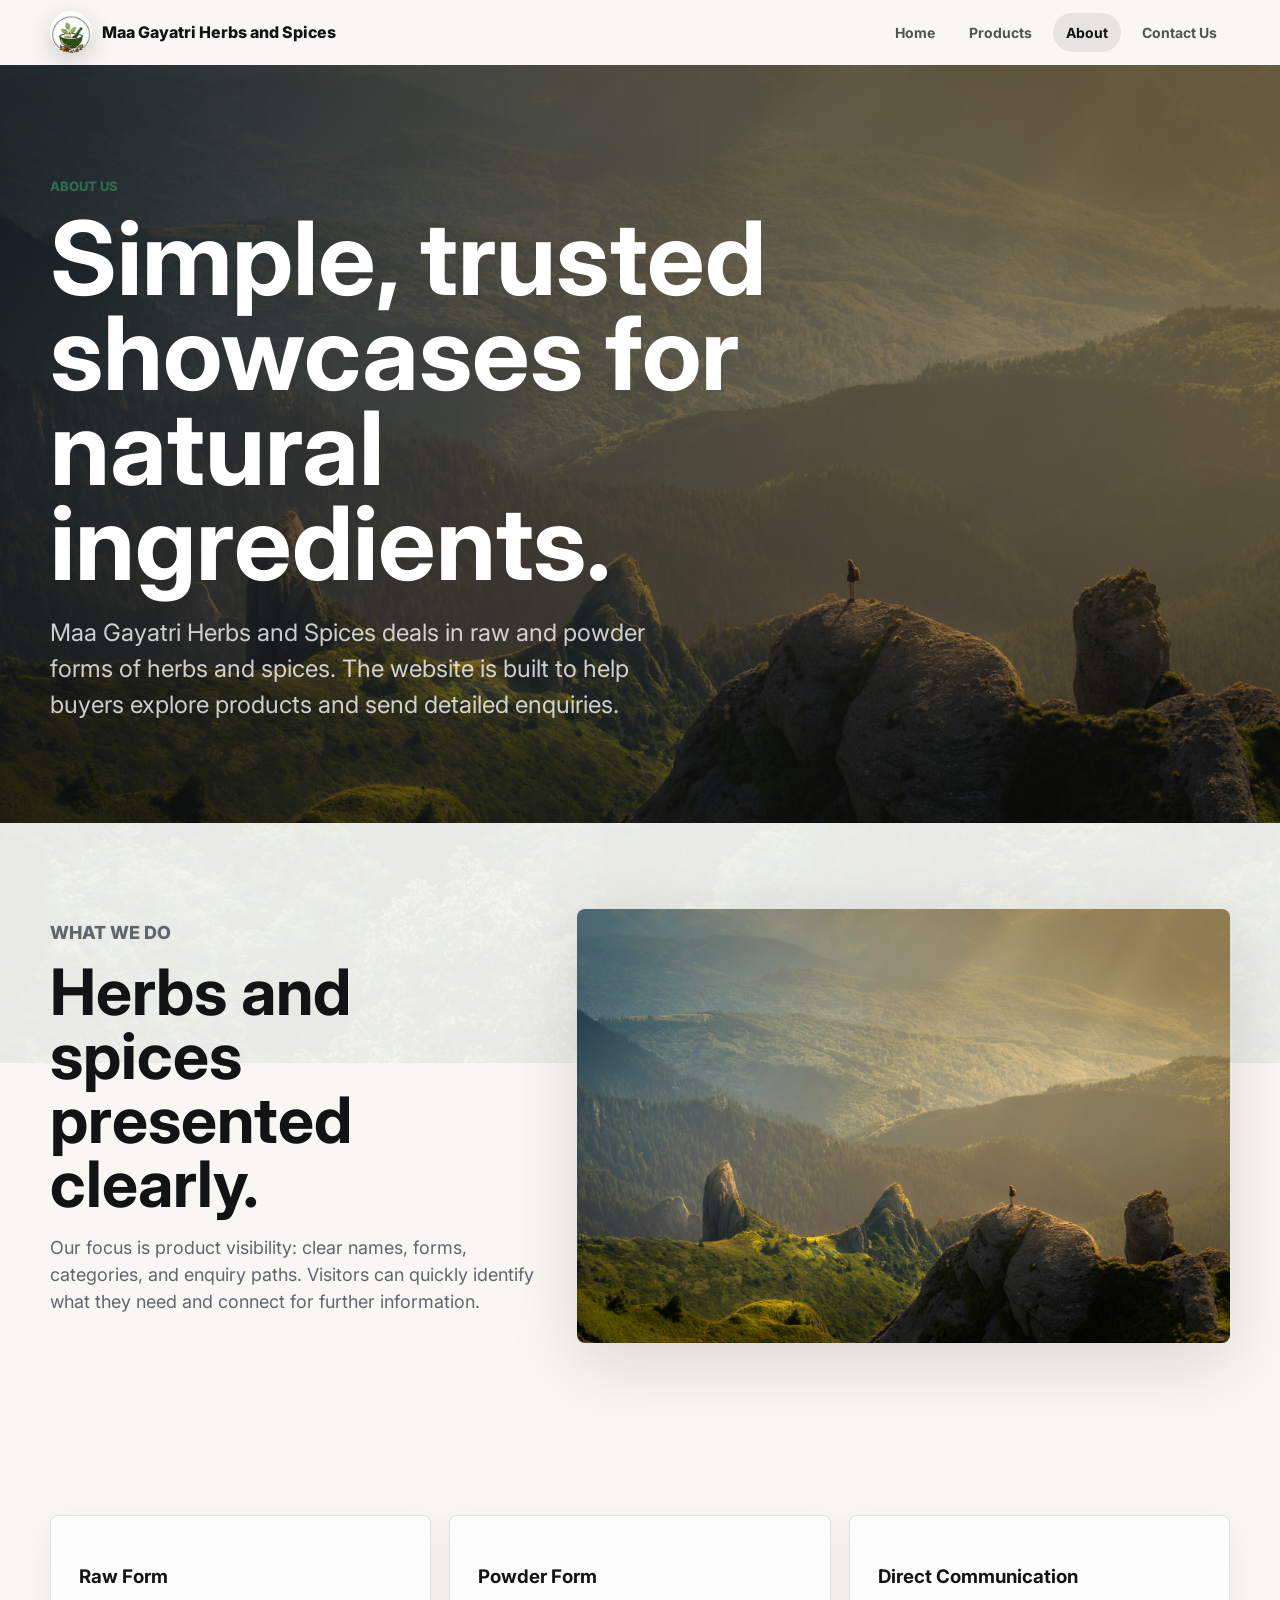
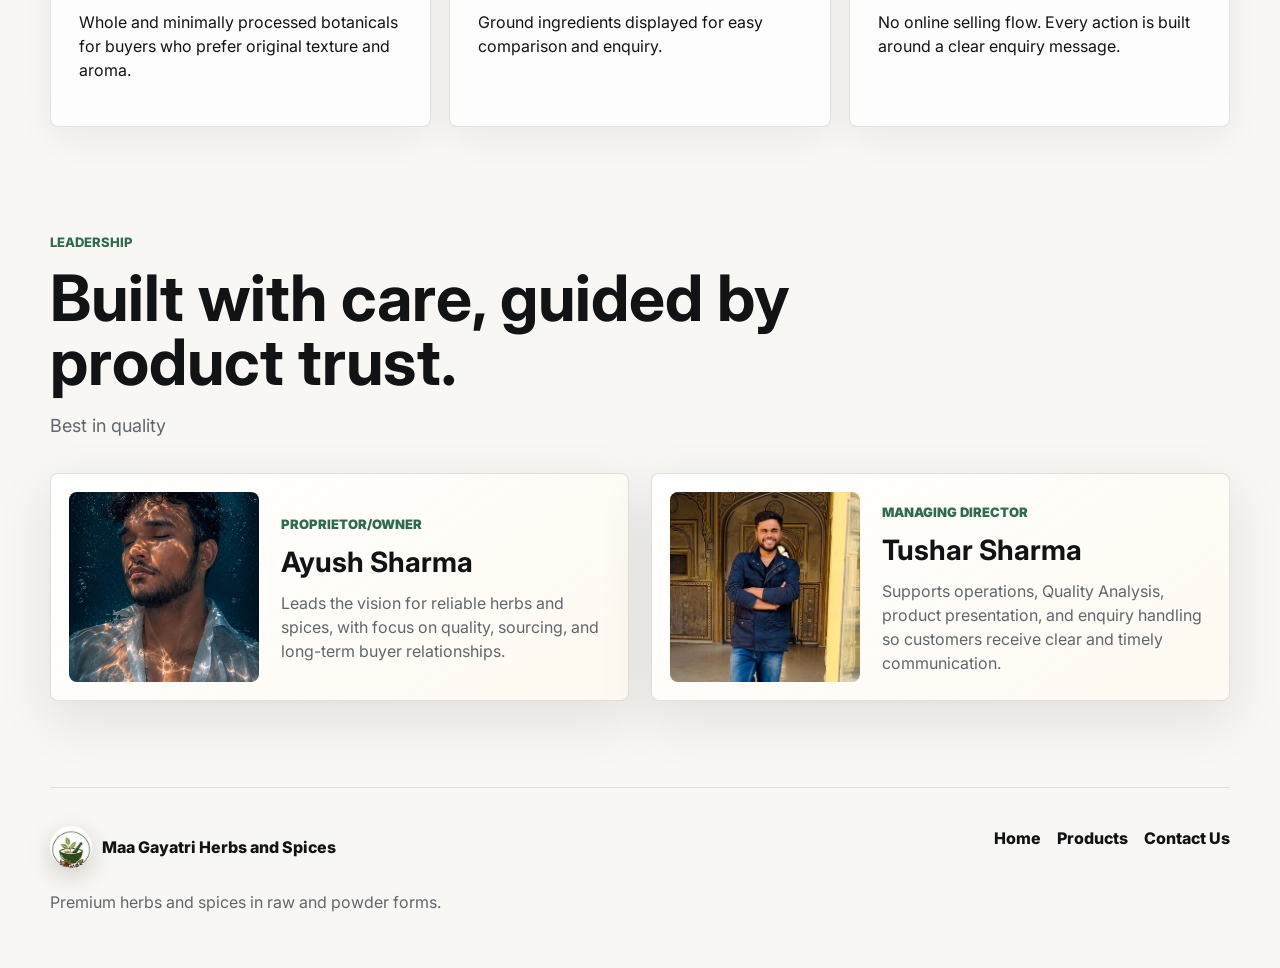
<file: about.html>
<!DOCTYPE html>
<html lang="en">
<head>
  <meta charset="UTF-8">
  <meta name="viewport" content="width=device-width, initial-scale=1.0">
  <title>About | Maa Gayatri Herbs and Spices</title>
  <link rel="preconnect" href="https://fonts.googleapis.com">
  <link rel="preconnect" href="https://fonts.gstatic.com" crossorigin>
  <link href="https://fonts.googleapis.com/css2?family=Inter:wght@400;500;600;700;800&display=swap" rel="stylesheet">
  <link rel="stylesheet" href="assets/css/styles.css">
  <link rel="icon" type="image/png" href="assets/images/Maa_Gayatri_Logo.png">
</head>
<body>
  <header class="site-header" data-header>
    <nav class="nav-shell" aria-label="Main navigation">
      <a class="brand" href="index.html"><img class="brand-logo" src="assets/images/Maa_Gayatri_Logo.png" alt="" aria-hidden="true"><span>Maa Gayatri Herbs and Spices</span></a>
      <button class="nav-toggle" type="button" data-nav-toggle aria-label="Open menu" aria-expanded="false"><span></span><span></span></button>
      <div class="nav-links" data-nav-menu>
        <a href="index.html">Home</a>
        <a href="products.html">Products</a>
        <a href="about.html" aria-current="page">About</a>
        <a href="contact.html">Contact Us</a>
      </div>
    </nav>
  </header>

  <main>
    <section class="page-hero about-hero image-page-hero reveal">
      <p class="eyebrow">About us</p>
      <h1>Simple, trusted showcases for natural ingredients.</h1>
      <p>Maa Gayatri Herbs and Spices deals in raw and powder forms of herbs and spices. The website is built to help buyers explore products and send detailed enquiries.</p>
    </section>

    <section class="section split-section">
      <div class="reveal">
        <p class="eyebrow">What we do</p>
        <h2>Herbs and spices presented clearly.</h2>
        <p>Our focus is product visibility: clear names, forms, categories, and enquiry paths. Visitors can quickly identify what they need and connect for further information.</p>
      </div>
      <div class="story-panel reveal">
        <img src="assets/images/nature-golden-valley.jpg" alt="Real golden mountain valley nature wallpaper">
      </div>
    </section>

    <section class="section values-section">
      <article class="value-block reveal">
        <h3>Raw Form</h3>
        <p>Whole and minimally processed botanicals for buyers who prefer original texture and aroma.</p>
      </article>
      <article class="value-block reveal">
        <h3>Powder Form</h3>
        <p>Ground ingredients displayed for easy comparison and enquiry.</p>
      </article>
      <article class="value-block reveal">
        <h3>Direct Communication</h3>
        <p>No online selling flow. Every action is built around a clear enquiry message.</p>
      </article>
    </section>

    <section class="section leadership-section">
      <div class="section-heading reveal">
        <p class="eyebrow">Leadership</p>
        <h2>Built with care, guided by product trust.</h2>
        <p>Best in quality</p>
      </div>
      <div class="leader-grid">
        <article class="leader-card reveal">
          <img src="assets/images/Ayush.jpeg" alt="Real turmeric and root photograph for Founder section">
          <div>
            <span>Proprietor/Owner</span>
            <h3>Ayush Sharma</h3>
            <p>Leads the vision for reliable herbs and spices, with focus on quality, sourcing, and long-term buyer relationships.</p>
          </div>
        </article>
        <article class="leader-card reveal">
          <img src="assets/images/Tushar.jpeg" alt="Real coriander seeds photograph for Co-Founder section">
          <div>
            <span>Managing Director</span>
            <h3>Tushar Sharma</h3>
            <p>Supports operations, Quality Analysis, product presentation, and enquiry handling so customers receive clear and timely communication.</p>
          </div>
        </article>
      </div>
    </section>
  </main>

  <footer class="footer">
    <div>
      <a class="brand footer-brand" href="index.html"><img class="brand-logo" src="assets/images/Maa_Gayatri_Logo.png" alt="" aria-hidden="true"><span>Maa Gayatri Herbs and Spices</span></a>
      <p>Premium herbs and spices in raw and powder forms.</p>
    </div>
    <div class="footer-links">
      <a href="index.html">Home</a>
      <a href="products.html">Products</a>
      <a href="contact.html">Contact Us</a>
    </div>
  </footer>

  <script src="assets/js/config.js"></script>
  <script src="assets/js/products-data.js"></script>
  <script src="assets/js/main.js"></script>
</body>
</html>
</file>
<file: assets/css/styles.css>
:root {
  --ink: #111315;
  --muted: #5f666d;
  --line: rgba(17, 19, 21, 0.12);
  --paper: #f8f7f3;
  --white: #ffffff;
  --leaf: #2f6b4f;
  --saffron: #d88b24;
  --chilli: #bb382f;
  --gold: #c7a35a;
  --shadow: 0 22px 70px rgba(17, 19, 21, 0.13);
  --radius: 8px;
}

* {
  box-sizing: border-box;
}

html {
  scroll-behavior: smooth;
}

body {
  margin: 0;
  background:
    linear-gradient(rgba(248, 247, 243, 0.92), rgba(248, 247, 243, 0.97)),
    url("../images/nature-misty-forest.jpg") center top / 1600px auto no-repeat,
    var(--paper);
  color: var(--ink);
  font-family: Inter, Arial, sans-serif;
  line-height: 1.5;
}

img {
  display: block;
  max-width: 100%;
}

a {
  color: inherit;
  text-decoration: none;
}

.site-header {
  position: sticky;
  top: 0;
  z-index: 20;
  backdrop-filter: blur(24px);
  background: rgba(248, 247, 243, 0.72);
  border-bottom: 1px solid transparent;
  transition: border-color 180ms ease, background 180ms ease;
}

.site-header.scrolled {
  background: rgba(248, 247, 243, 0.9);
  border-color: var(--line);
}

.nav-shell {
  width: min(1180px, calc(100% - 32px));
  height: 64px;
  margin: 0 auto;
  display: flex;
  align-items: center;
  justify-content: space-between;
}

.brand {
  display: inline-flex;
  align-items: center;
  gap: 10px;
  font-weight: 800;
  letter-spacing: 0;
}

.brand-logo {
  width: 42px;
  height: 42px;
  border-radius: 50%;
  box-shadow: 0 8px 24px rgba(17, 19, 21, 0.18);
}

.nav-links {
  display: flex;
  align-items: center;
  gap: 8px;
}

.nav-links a {
  padding: 9px 13px;
  color: rgba(17, 19, 21, 0.72);
  font-size: 14px;
  font-weight: 700;
  border-radius: 999px;
}

.nav-links a:hover,
.nav-links a[aria-current="page"] {
  background: rgba(17, 19, 21, 0.08);
  color: var(--ink);
}

.nav-toggle {
  display: none;
  width: 42px;
  height: 42px;
  border: 0;
  background: transparent;
  cursor: pointer;
}

.nav-toggle span {
  display: block;
  width: 22px;
  height: 2px;
  margin: 5px auto;
  background: var(--ink);
}

.hero {
  width: min(1180px, calc(100% - 32px));
  min-height: calc(100vh - 64px);
  margin: 0 auto;
  display: grid;
  grid-template-columns: minmax(0, 0.95fr) minmax(320px, 1.05fr);
  gap: 48px;
  align-items: center;
  padding: 70px 0 56px;
}

.image-hero {
  width: 100%;
  min-height: calc(100vh - 64px);
  padding-inline: max(16px, calc((100% - 1180px) / 2));
  background:
    linear-gradient(90deg, rgba(248, 247, 243, 0.97), rgba(248, 247, 243, 0.76)),
    url("../images/nature-forest-road.jpg") center / cover no-repeat;
}

.hero-copy h1,
.page-hero h1 {
  margin: 0;
  max-width: 780px;
  font-size: clamp(48px, 8vw, 104px);
  line-height: 0.93;
  letter-spacing: 0;
}

.hero-copy p:not(.eyebrow),
.page-hero p:not(.eyebrow) {
  max-width: 650px;
  color: var(--muted);
  font-size: clamp(18px, 2vw, 24px);
}

.eyebrow {
  margin: 0 0 14px;
  color: var(--leaf);
  font-size: 13px;
  font-weight: 800;
  text-transform: uppercase;
}

.hero-actions {
  display: flex;
  flex-wrap: wrap;
  gap: 12px;
  margin-top: 30px;
}

.button {
  display: inline-flex;
  align-items: center;
  justify-content: center;
  min-height: 46px;
  padding: 0 20px;
  border: 1px solid var(--line);
  border-radius: 999px;
  font-weight: 800;
  cursor: pointer;
}

.button.primary {
  background: var(--ink);
  color: var(--white);
  border-color: var(--ink);
}

.button.secondary {
  background: rgba(255, 255, 255, 0.62);
}

.hero-visual {
  position: relative;
  border-radius: 8px;
  background:
    radial-gradient(circle at 30% 20%, rgba(216, 139, 36, 0.22), transparent 36%),
    radial-gradient(circle at 78% 72%, rgba(47, 107, 79, 0.22), transparent 34%),
    #ffffff;
  box-shadow: var(--shadow);
  overflow: hidden;
  transform: perspective(900px) rotateY(-5deg) rotateX(2deg);
}

.hero-visual img {
  width: 100%;
  aspect-ratio: 1 / 1;
  object-fit: cover;
}

.section {
  width: min(1180px, calc(100% - 32px));
  margin: 0 auto;
  padding: 86px 0;
}

.compact-section {
  padding-top: 0;
}

.image-story {
  width: min(1180px, calc(100% - 32px));
  min-height: 430px;
  margin: 30px auto 0;
  display: grid;
  grid-template-columns: 1fr 0.75fr;
  gap: 28px;
  align-items: end;
  padding: 42px;
  border-radius: 8px;
  overflow: hidden;
  color: var(--white);
  background:
    linear-gradient(90deg, rgba(17, 19, 21, 0.84), rgba(17, 19, 21, 0.42)),
    url("../images/nature-mountain-sunrise.jpg") center / cover no-repeat;
  box-shadow: var(--shadow);
}

.image-story h2 {
  margin: 0;
  max-width: 720px;
  font-size: clamp(34px, 5vw, 72px);
  line-height: 1;
}

.image-story p:not(.eyebrow) {
  margin: 0;
  color: rgba(255, 255, 255, 0.76);
  font-size: 18px;
}

.metrics-grid,
.feature-grid,
.values-section {
  display: grid;
  grid-template-columns: repeat(3, minmax(0, 1fr));
  gap: 18px;
}

.metrics-grid article,
.feature-card,
.value-block,
.contact-form,
.contact-card {
  background: rgba(255, 255, 255, 0.78);
  border: 1px solid var(--line);
  border-radius: var(--radius);
  box-shadow: 0 10px 36px rgba(17, 19, 21, 0.06);
}

.metrics-grid article {
  padding: 24px;
}

.metrics-grid strong {
  display: block;
  font-size: clamp(28px, 4vw, 48px);
}

.metrics-grid span,
.product-meta,
.form-note {
  color: var(--muted);
  font-size: 14px;
}

.feature-band {
  width: 100%;
  max-width: none;
  background: #111315;
  color: var(--white);
  padding-inline: max(16px, calc((100% - 1180px) / 2));
}

.spice-background {
  background:
    linear-gradient(rgba(17, 19, 21, 0.9), rgba(17, 19, 21, 0.94)),
    url("../images/nature-misty-forest.jpg") center / cover no-repeat;
}

.feature-band .section-heading p,
.feature-band .feature-card p {
  color: rgba(255, 255, 255, 0.66);
}

.section-heading {
  margin-bottom: 34px;
}

.section-heading.centered {
  max-width: 980px;
  margin-inline: auto;
  text-align: center;
}

.section-heading.centered h2,
.section-heading.centered p:not(.eyebrow) {
  margin-inline: auto;
}

.section-heading h2,
.cta-section h2,
.split-section h2 {
  margin: 0;
  max-width: 820px;
  font-size: clamp(34px, 5vw, 68px);
  line-height: 1;
  letter-spacing: 0;
}

.section-heading p:not(.eyebrow),
.cta-section p,
.split-section p {
  max-width: 700px;
  color: var(--muted);
  font-size: 18px;
}

.feature-card {
  padding: 26px;
  background: rgba(255, 255, 255, 0.07);
  border-color: rgba(255, 255, 255, 0.12);
}

.certification-section {
  width: 100%;
  max-width: none;
  padding-inline: max(16px, calc((100% - 1180px) / 2));
  background: rgba(248, 247, 243, 0.84);
}

.certification-grid {
  display: grid;
  grid-template-columns: repeat(3, minmax(0, 1fr));
  gap: 20px;
}

.certification-card {
  min-height: 250px;
  display: grid;
  align-content: space-between;
  justify-items: center;
  padding: 34px 22px 28px;
  text-align: center;
  background: rgba(255, 255, 255, 0.86);
  border: 1px solid var(--line);
  border-radius: var(--radius);
  box-shadow: 0 14px 42px rgba(17, 19, 21, 0.1);
}

.certification-logo {
  width: 140px;
  height: 112px;
  object-fit: contain;
}

.certification-card h3 {
  margin: 28px 0 0;
  font-size: 24px;
}

.icon-badge {
  display: grid;
  place-items: center;
  width: 42px;
  height: 42px;
  border-radius: 50%;
  background: var(--saffron);
  color: #1b1204;
  font-weight: 900;
}

.product-grid {
  display: grid;
  grid-template-columns: repeat(3, minmax(0, 1fr));
  gap: 20px;
}

.product-card {
  overflow: hidden;
  background:
    linear-gradient(rgba(255, 255, 255, 0.92), rgba(255, 255, 255, 0.96)),
    var(--product-photo) center / cover no-repeat,
    var(--white);
  border: 1px solid var(--line);
  border-radius: var(--radius);
  box-shadow: 0 14px 40px rgba(17, 19, 21, 0.08);
  transition: transform 220ms ease, box-shadow 220ms ease;
}

.product-card:hover {
  transform: translateY(-6px);
  box-shadow: 0 24px 70px rgba(17, 19, 21, 0.16);
}

.product-image {
  position: relative;
  overflow: hidden;
  background:
    radial-gradient(circle at 30% 20%, rgba(216, 139, 36, 0.24), transparent 34%),
    linear-gradient(145deg, #f4efe2, #ffffff);
}

.product-image::after {
  content: "";
  position: absolute;
  inset: auto 18px 18px;
  height: 24px;
  border-radius: 50%;
  background: rgba(17, 19, 21, 0.14);
  filter: blur(12px);
}

.product-image img {
  position: relative;
  z-index: 1;
  width: 100%;
  aspect-ratio: 4 / 3;
  object-fit: cover;
  transition: transform 320ms ease;
}

.product-card:hover .product-image img {
  transform: scale(1.04);
}

.product-content {
  position: relative;
  padding: 22px;
  background: rgba(255, 255, 255, 0.9);
  backdrop-filter: blur(12px);
}

.product-meta {
  display: flex;
  flex-wrap: wrap;
  gap: 8px;
  margin-bottom: 12px;
}

.product-meta span {
  padding: 5px 9px;
  border: 1px solid var(--line);
  border-radius: 999px;
}

.product-card h3 {
  margin: 0;
  font-size: 24px;
}

.product-card p {
  color: var(--muted);
}

.text-link {
  color: var(--leaf);
  font-weight: 800;
}

.cta-section {
  width: min(1180px, calc(100% - 32px));
  margin: 20px auto 86px;
  padding: 56px;
  border-radius: var(--radius);
  background:
    linear-gradient(135deg, rgba(47, 107, 79, 0.95), rgba(17, 19, 21, 0.95)),
    var(--leaf);
  color: var(--white);
}

.cta-section p {
  color: rgba(255, 255, 255, 0.72);
}

.cta-section .button.primary {
  background: var(--white);
  color: var(--ink);
  border-color: var(--white);
}

.page-hero {
  width: min(1180px, calc(100% - 32px));
  margin: 0 auto;
  padding: 96px 0 40px;
}

.image-page-hero,
.products-visual-hero {
  width: 100%;
  max-width: none;
  padding: 112px max(16px, calc((100% - 1180px) / 2)) 76px;
  color: var(--white);
  background:
    linear-gradient(90deg, rgba(17, 19, 21, 0.78), rgba(17, 19, 21, 0.38)),
    url("../images/nature-golden-valley.jpg") center / cover no-repeat;
}

.products-visual-hero {
  background:
    linear-gradient(90deg, rgba(17, 19, 21, 0.76), rgba(17, 19, 21, 0.34)),
    url("../images/nature-mountain-sunrise.jpg") center / cover no-repeat;
}

.about-hero {
  background:
    linear-gradient(90deg, rgba(17, 19, 21, 0.74), rgba(17, 19, 21, 0.32)),
    url("../images/nature-golden-valley.jpg") center / cover no-repeat;
}

.contact-hero {
  background:
    linear-gradient(90deg, rgba(17, 19, 21, 0.78), rgba(17, 19, 21, 0.36)),
    url("../images/nature-misty-forest.jpg") center / cover no-repeat;
}

.image-page-hero p:not(.eyebrow),
.products-visual-hero p:not(.eyebrow) {
  color: rgba(255, 255, 255, 0.78);
}

.product-showcase-banner {
  width: min(1180px, calc(100% - 32px));
  margin: 34px auto 0;
  display: grid;
  grid-template-columns: 1.1fr 0.9fr;
  gap: 32px;
  align-items: center;
  padding: 18px;
  background: var(--white);
  border: 1px solid var(--line);
  border-radius: 8px;
  box-shadow: var(--shadow);
}

.product-showcase-banner img {
  width: 100%;
  border-radius: 8px;
  aspect-ratio: 16 / 10;
  object-fit: cover;
}

.product-showcase-banner h2 {
  margin: 0;
  font-size: clamp(30px, 4vw, 56px);
  line-height: 1;
}

.product-showcase-banner p:not(.eyebrow) {
  color: var(--muted);
  font-size: 17px;
}

.filter-section {
  padding-top: 28px;
}

.filter-bar {
  display: flex;
  flex-wrap: wrap;
  gap: 10px;
  margin-bottom: 28px;
}

.filter-chip {
  min-height: 40px;
  padding: 0 16px;
  border: 1px solid var(--line);
  border-radius: 999px;
  background: var(--white);
  color: var(--ink);
  font-weight: 800;
  cursor: pointer;
}

.filter-chip.active {
  background: var(--ink);
  color: var(--white);
}

.split-section,
.contact-layout {
  display: grid;
  grid-template-columns: 0.86fr 1.14fr;
  gap: 34px;
  align-items: center;
}

.story-panel {
  border-radius: var(--radius);
  overflow: hidden;
  background: var(--white);
  box-shadow: var(--shadow);
}

.value-block {
  padding: 28px;
}

.leadership-section {
  padding-top: 20px;
}

.leader-grid {
  display: grid;
  grid-template-columns: repeat(2, minmax(0, 1fr));
  gap: 22px;
}

.leader-card {
  display: grid;
  grid-template-columns: 190px 1fr;
  gap: 22px;
  align-items: center;
  padding: 18px;
  background:
    linear-gradient(145deg, rgba(255, 255, 255, 0.92), rgba(255, 249, 238, 0.82)),
    var(--white);
  border: 1px solid var(--line);
  border-radius: var(--radius);
  box-shadow: 0 18px 56px rgba(17, 19, 21, 0.1);
}

.leader-card img {
  width: 100%;
  border-radius: 8px;
  aspect-ratio: 1 / 1;
  object-fit: cover;
}

.leader-card span {
  color: var(--leaf);
  font-size: 13px;
  font-weight: 900;
  text-transform: uppercase;
}

.leader-card h3 {
  margin: 6px 0 8px;
  font-size: 28px;
}

.leader-card p {
  margin: 0;
  color: var(--muted);
}

.contact-layout {
  align-items: start;
}

.contact-form {
  display: grid;
  gap: 18px;
  padding: 28px;
}

.contact-form label {
  display: grid;
  gap: 8px;
  font-weight: 800;
}

.contact-form input,
.contact-form textarea {
  width: 100%;
  border: 1px solid var(--line);
  border-radius: var(--radius);
  background: #ffffff;
  color: var(--ink);
  font: inherit;
  padding: 14px 15px;
  outline: none;
}

.contact-form input:focus,
.contact-form textarea:focus {
  border-color: var(--leaf);
  box-shadow: 0 0 0 4px rgba(47, 107, 79, 0.13);
}

.form-button {
  width: fit-content;
}

.form-note.error {
  color: var(--chilli);
  font-weight: 700;
}

.success-popup {
  position: fixed;
  inset: 0;
  z-index: 80;
  display: grid;
  place-items: center;
  padding: 24px;
  background: rgba(17, 19, 21, 0.54);
  backdrop-filter: blur(14px);
  opacity: 0;
  pointer-events: none;
  transition: opacity 180ms ease;
}

.success-popup.open {
  opacity: 1;
  pointer-events: auto;
}

.success-dialog {
  width: min(430px, 100%);
  padding: 34px 28px 28px;
  text-align: center;
  background:
    linear-gradient(145deg, rgba(255, 255, 255, 0.98), rgba(248, 247, 243, 0.96)),
    var(--white);
  border: 1px solid rgba(255, 255, 255, 0.72);
  border-radius: var(--radius);
  box-shadow: 0 28px 90px rgba(17, 19, 21, 0.32);
  transform: translateY(14px) scale(0.96);
  transition: transform 180ms ease;
}

.success-popup.open .success-dialog {
  transform: translateY(0) scale(1);
}

.success-icon {
  position: relative;
  width: 62px;
  height: 62px;
  margin: 0 auto 18px;
  border-radius: 50%;
  background: var(--leaf);
  box-shadow: 0 14px 34px rgba(47, 107, 79, 0.28);
}

.success-icon::after {
  content: "";
  position: absolute;
  left: 21px;
  top: 17px;
  width: 16px;
  height: 26px;
  border: solid var(--white);
  border-width: 0 4px 4px 0;
  transform: rotate(45deg);
}

.success-dialog h2 {
  margin: 0 0 22px;
  font-size: 24px;
  line-height: 1.25;
  letter-spacing: 0;
}

.contact-card {
  padding: 28px;
}

.contact-card img {
  width: 100%;
  border-radius: var(--radius);
  background: #f1eadb;
}

.contact-mini {
  display: grid;
  gap: 4px;
  margin-top: 20px;
  padding: 16px;
  border-radius: var(--radius);
  background: rgba(47, 107, 79, 0.1);
}

.contact-mini span {
  color: var(--muted);
  font-size: 13px;
  font-weight: 800;
  text-transform: uppercase;
}

.footer {
  width: min(1180px, calc(100% - 32px));
  margin: 0 auto;
  padding: 38px 0;
  border-top: 1px solid var(--line);
  display: flex;
  justify-content: space-between;
  gap: 24px;
}

.footer p {
  color: var(--muted);
}

.footer-links {
  display: flex;
  flex-wrap: wrap;
  gap: 16px;
  font-weight: 800;
}

.reveal {
  opacity: 0;
  transform: translateY(18px);
  transition: opacity 600ms ease, transform 600ms ease;
}

.reveal.visible {
  opacity: 1;
  transform: translateY(0);
}

@media (max-width: 860px) {
  .nav-toggle {
    display: block;
  }

  .nav-links {
    position: absolute;
    top: 64px;
    left: 16px;
    right: 16px;
    display: none;
    flex-direction: column;
    align-items: stretch;
    padding: 12px;
    border: 1px solid var(--line);
    border-radius: var(--radius);
    background: rgba(255, 255, 255, 0.96);
    box-shadow: var(--shadow);
  }

  .nav-links.open {
    display: flex;
  }

  .hero,
  .split-section,
  .contact-layout {
    grid-template-columns: 1fr;
  }

  .hero {
    min-height: auto;
    padding-top: 52px;
  }

  .image-hero {
    padding-inline: 16px;
  }

  .hero-visual {
    transform: none;
  }

  .metrics-grid,
  .feature-grid,
  .certification-grid,
  .product-grid,
  .values-section,
  .leader-grid,
  .image-story,
  .product-showcase-banner {
    grid-template-columns: 1fr;
  }

  .leader-card {
    grid-template-columns: 1fr;
  }

  .leader-card img {
    max-width: 260px;
  }

  .section {
    padding: 58px 0;
  }

  .image-story {
    padding: 28px;
    min-height: 520px;
  }

  .cta-section {
    padding: 34px 22px;
  }

  .footer {
    flex-direction: column;
  }
}
</file>
